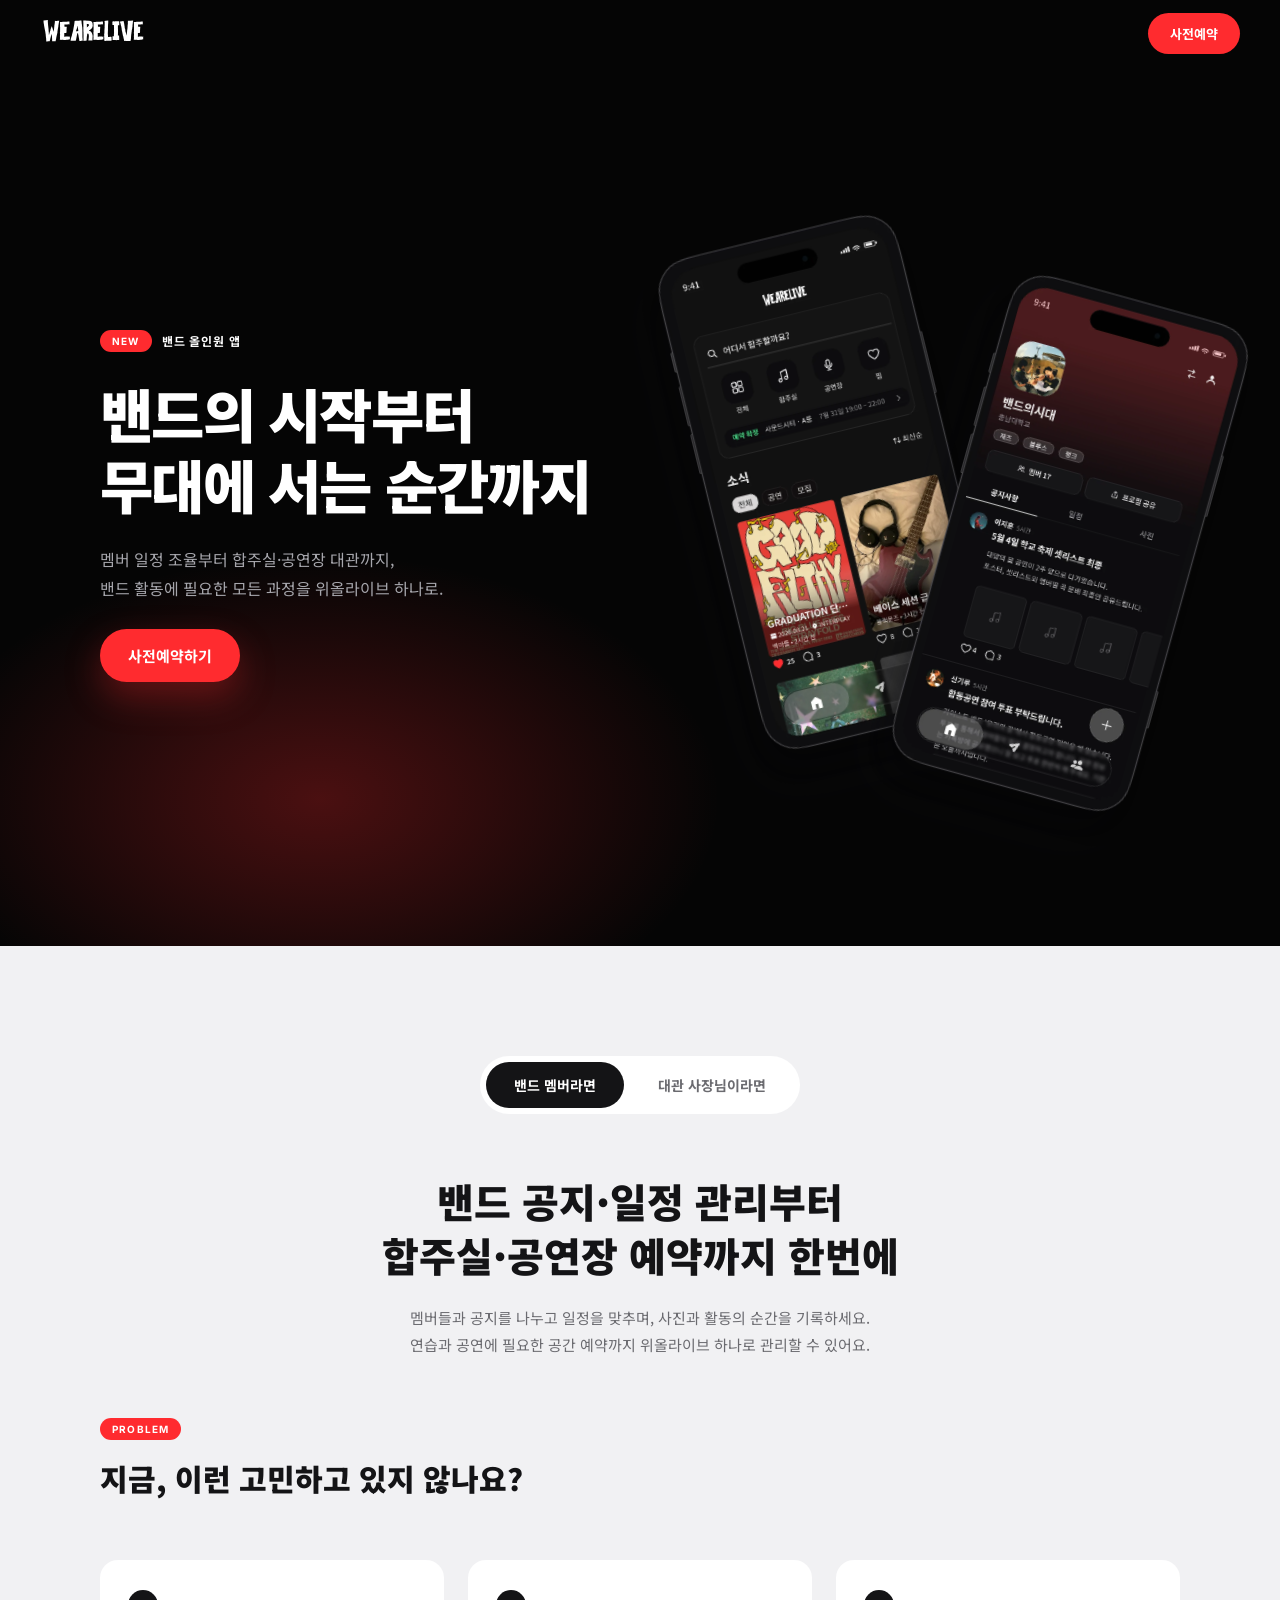
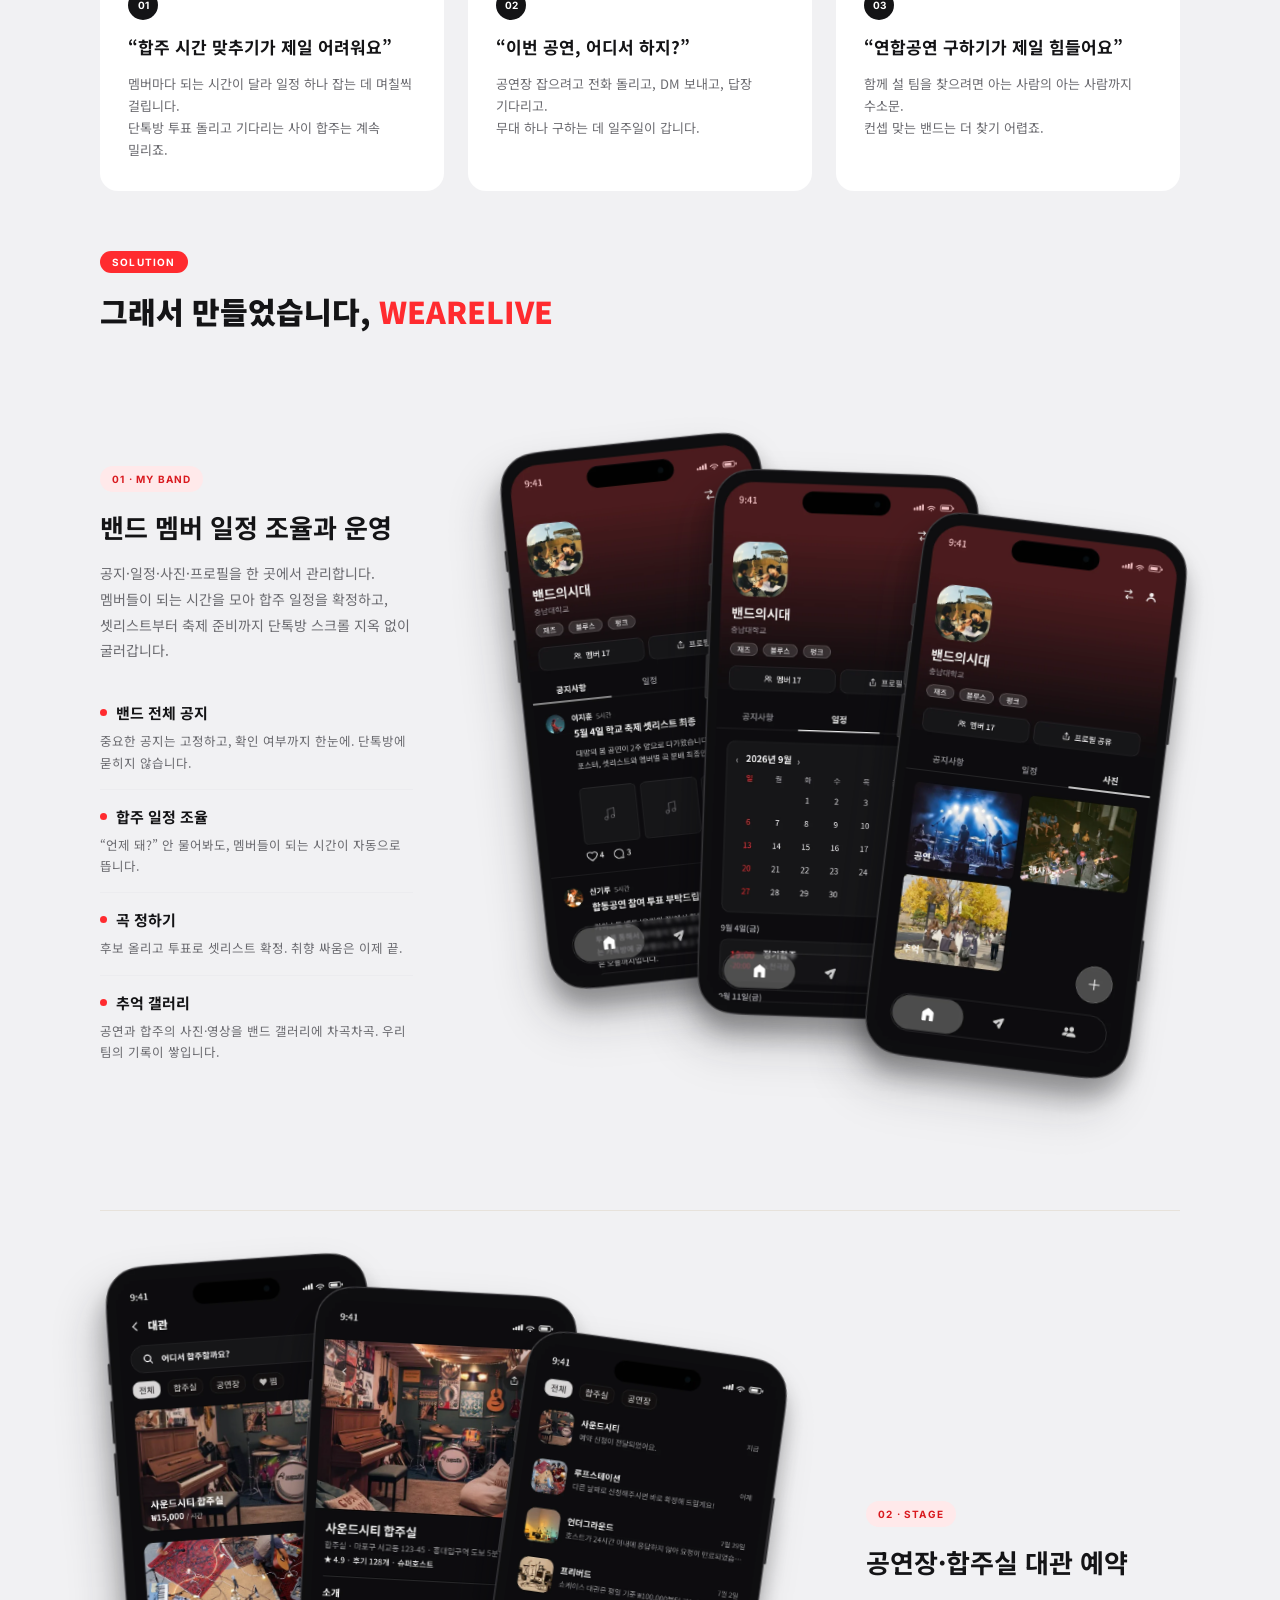
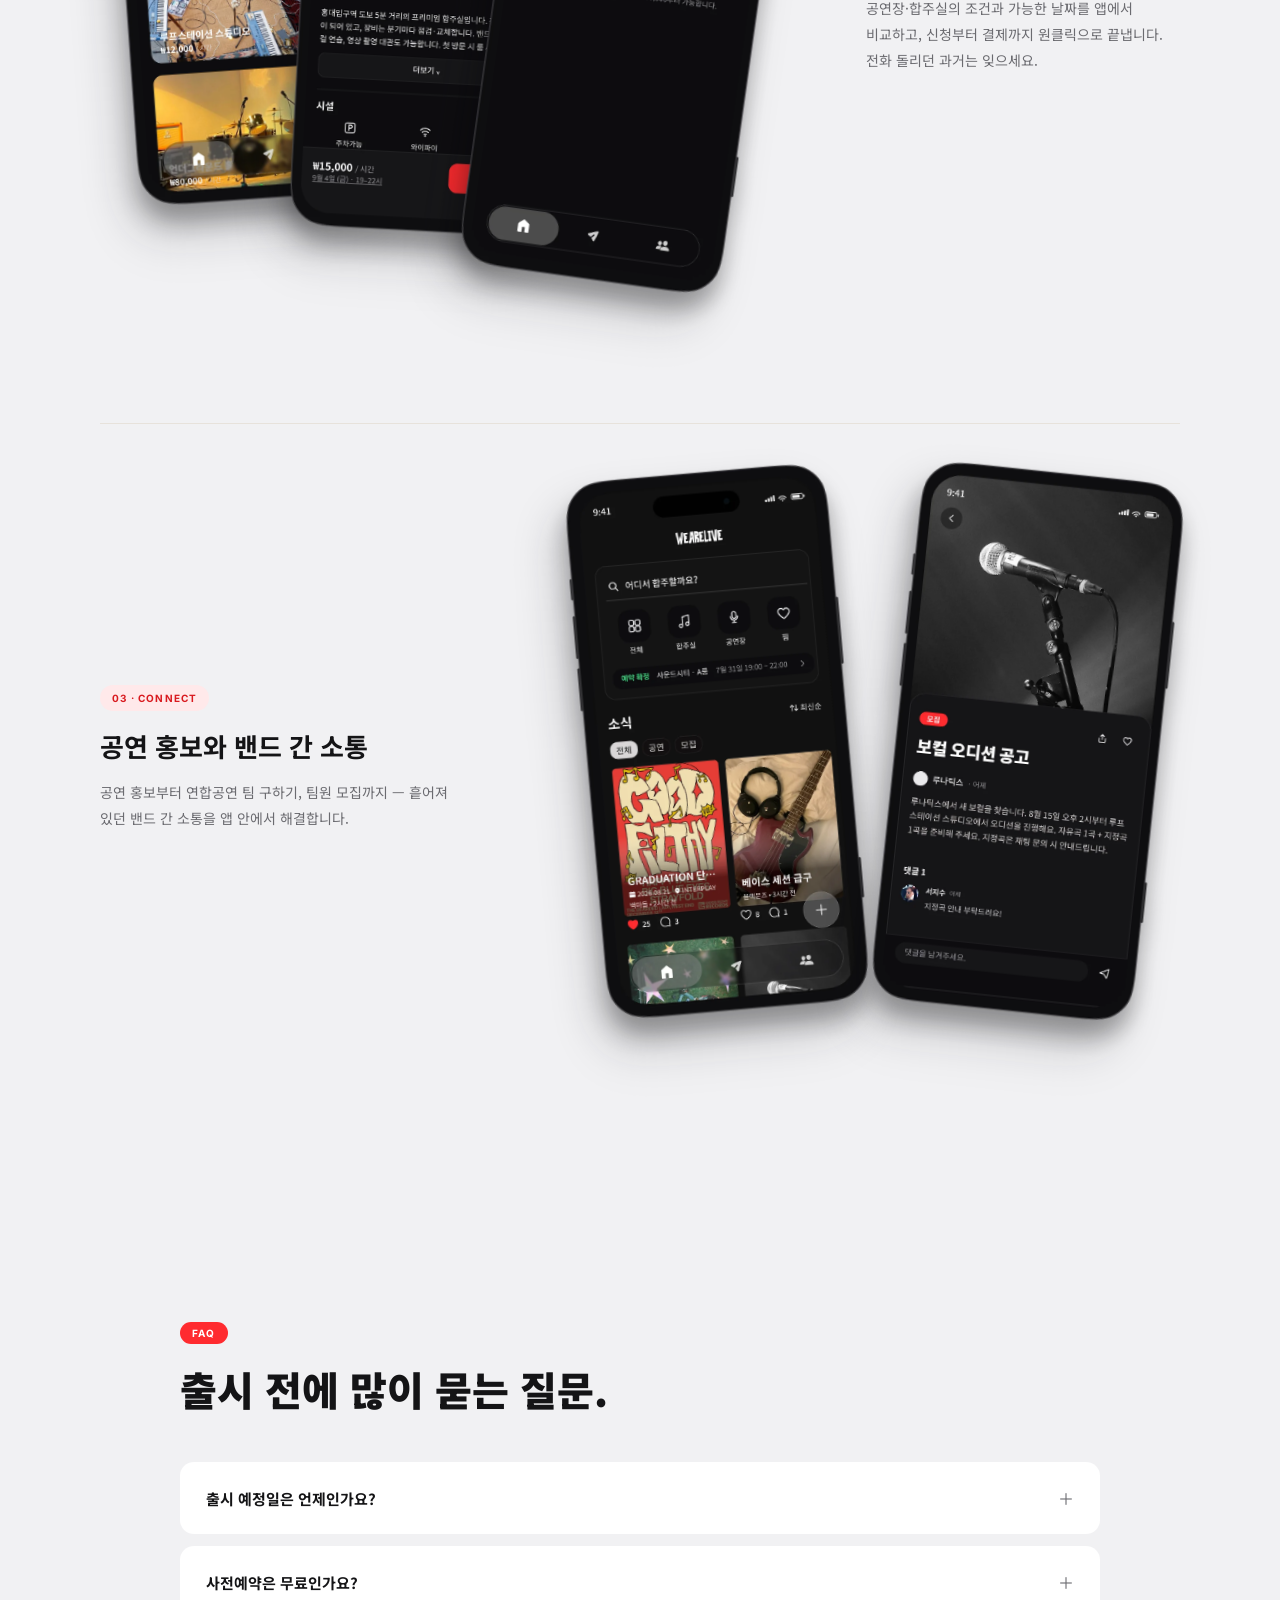
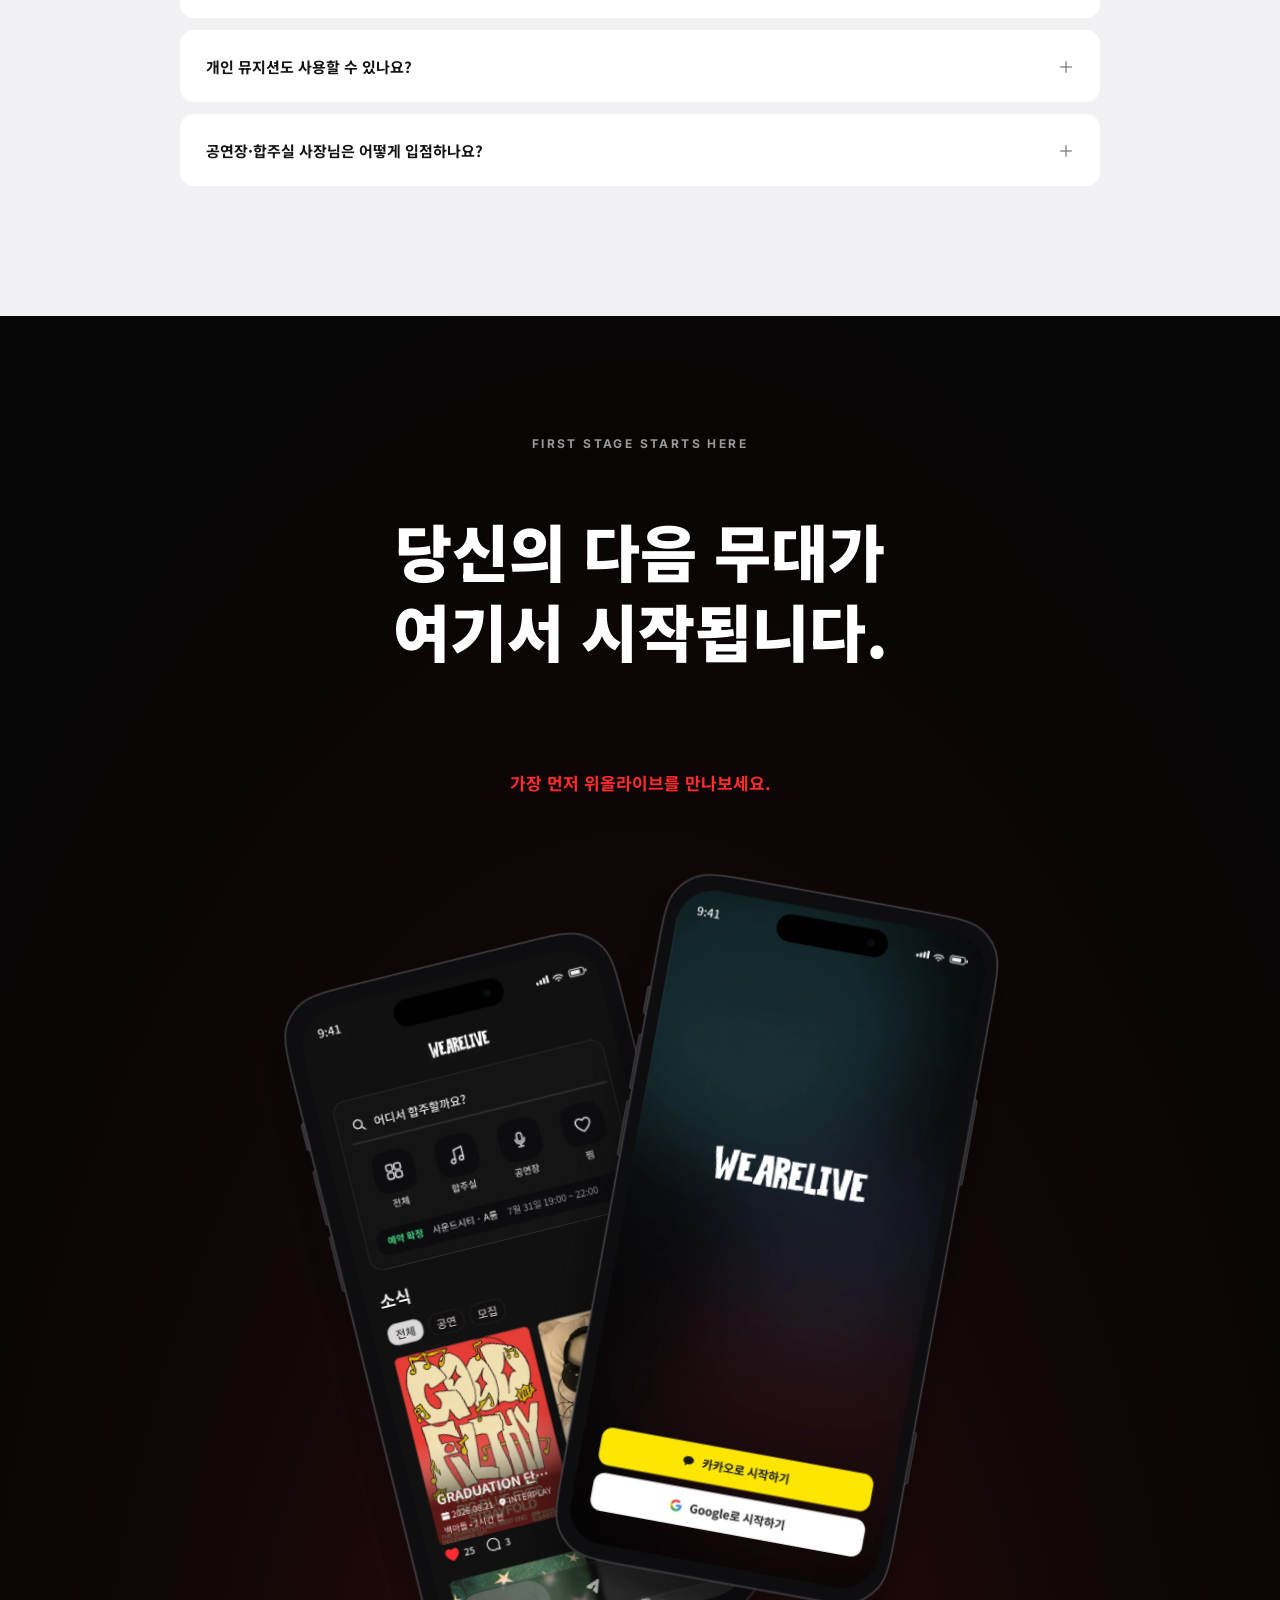
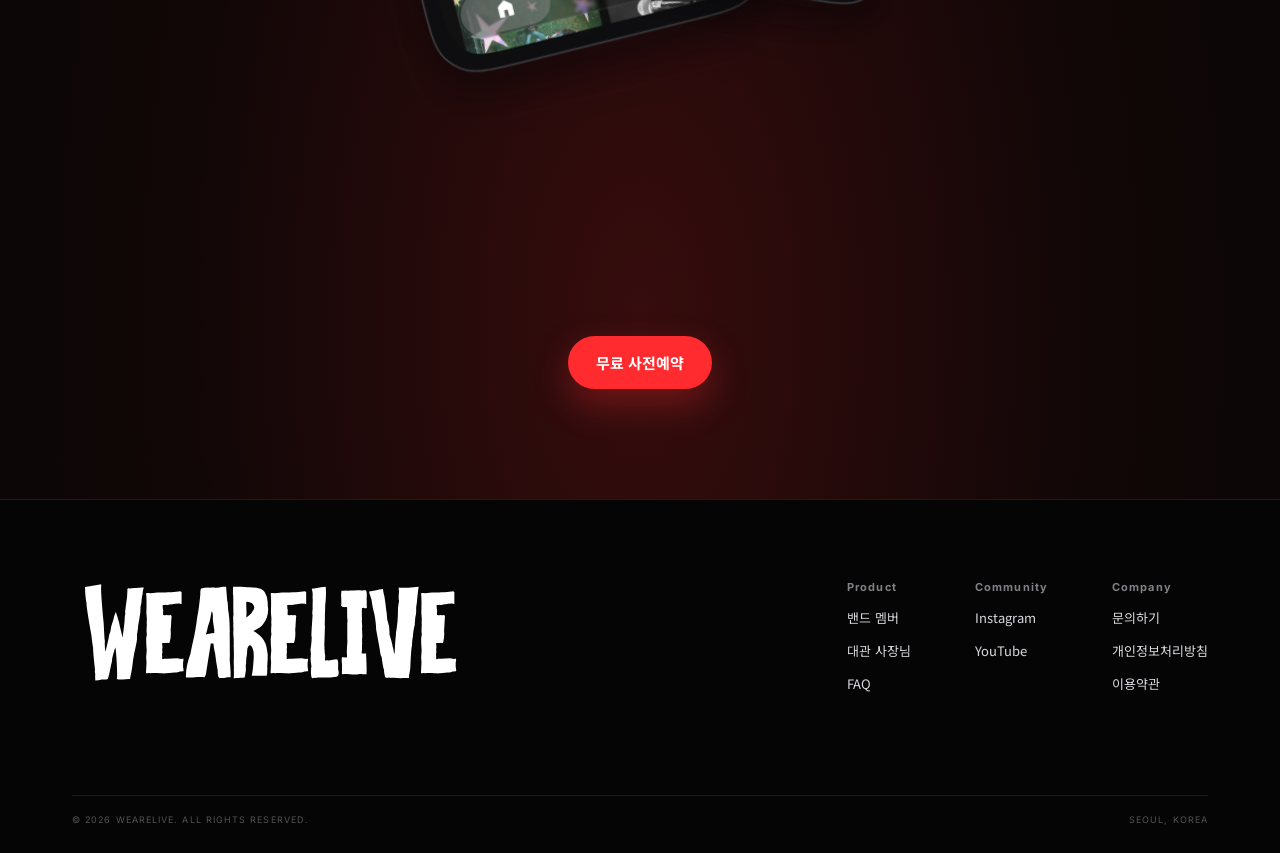
<file: index.html>
<!DOCTYPE html>
<!-- Figma "01 랜딩 – 밴드 탭" (node 102:819) — 밴드 멤버(일반 유저) 랜딩. 사장님 페이지(owner.html)와 자산·폼을 공유하지 않습니다. -->
<html lang="ko">
<head>
  <meta charset="UTF-8">
  <meta name="viewport" content="width=device-width, initial-scale=1.0">
  <link rel="icon" type="image/svg+xml" href="assets/shared/logo.svg">
  <link rel="preconnect" href="https://fonts.googleapis.com">
  <link rel="preconnect" href="https://fonts.gstatic.com" crossorigin>
  <link rel="stylesheet" href="https://fonts.googleapis.com/css2?family=Inter:wght@400;700;800&family=Noto+Sans+KR:wght@400;700;900&display=swap">
  <link rel="stylesheet" href="css/landing.css">
  <script src="js/landing.js" defer></script>
  <title>WEARELIVE — 밴드의 시작부터 무대에 서는 순간까지</title>
  <meta name="description" content="밴드 멤버 일정 조율부터 합주실·공연장 대관까지, 밴드 활동에 필요한 모든 과정을 위올라이브 하나로.">
</head>
<body class="landing landing--band">
  <header class="site-header">
    <a href="index.html" class="site-header__logo" aria-label="WEARELIVE 홈">
      <img src="assets/shared/logo.svg" alt="WEARELIVE" width="107" height="28">
    </a>
    <a class="red-button red-button--sm" href="https://docs.google.com/forms/d/1k9AXAFiB6ekKuRddNuYwUhi_EzoPl2kFMu6Gv_m4BY8/viewform?edit_requested=true">사전예약</a>
  </header>
  <main>
    <section class="hero">
      <div class="hero__inner">
        <div class="hero__copy">
          <div class="hero__eyebrow">
            <span class="pill pill--solid">NEW</span>
            <span>밴드 올인원 앱</span>
          </div>
          <h1 class="hero__title">
            <span>밴드의 시작부터</span><span>무대에 서는 순간까지</span>
          </h1>
          <p class="hero__desc">
            <span>멤버 일정 조율부터 합주실·공연장 대관까지,</span><span>밴드 활동에 필요한 모든 과정을 위올라이브 하나로.</span>
          </p>
          <a class="red-button red-button--md" href="https://docs.google.com/forms/d/1k9AXAFiB6ekKuRddNuYwUhi_EzoPl2kFMu6Gv_m4BY8/viewform?edit_requested=true">사전예약하기</a>
        </div>
        <div class="hero__visual">
          <div class="phone-collage" style="width:647.31px;aspect-ratio:647.31 / 659">
            <div class="phone-collage__box" style="left:0%;top:0%;width:63.055%;height:90.344%">
              <div class="phone-collage__phone" style="width:70.47%;height:91.14%;transform:rotate(-13.73deg)">
                <img class="phone-shot" src="assets/band/phone-home.webp" alt="위올라이브 홈 화면" decoding="async" loading="eager">
              </div>
            </div>
            <div class="phone-collage__box" style="left:34.694%;top:8.869%;width:65.306%;height:91.13%">
              <div class="phone-collage__phone" style="width:68.133%;height:90.475%;transform:rotate(15.5deg)">
                <img class="phone-shot" src="assets/band/phone-band-notice.webp" alt="밴드 공지사항 화면" decoding="async" loading="eager">
              </div>
            </div>
          </div>
        </div>
      </div>
    </section>
    <section class="audience" aria-label="밴드 멤버를 위한 기능">
      <nav class="audience-switch" aria-label="대상 선택">
        <span class="audience-switch__tab is-active" aria-current="page">밴드 멤버라면</span>
        <a href="owner.html" class="audience-switch__tab">대관 사장님이라면</a>
      </nav>
      <div class="panel-hero">
        <h2 class="panel-hero__title">
          <span>밴드 공지·일정 관리부터</span><span>합주실·공연장 예약까지 한번에</span>
        </h2>
        <p class="panel-hero__desc">
          <span>멤버들과 공지를 나누고 일정을 맞추며, 사진과 활동의 순간을 기록하세요.</span><span>연습과 공연에 필요한 공간 예약까지 위올라이브 하나로 관리할 수 있어요.</span>
        </p>
      </div>
      <div class="section-head">
        <span class="pill pill--solid">PROBLEM</span>
        <h2 class="section-head__title">지금, 이런 고민하고 있지 않나요?</h2>
      </div>
      <ol class="problem-grid">
        <li class="problem-card">
          <span class="problem-card__num">01</span>
          <h3 class="problem-card__title">“합주 시간 맞추기가 제일 어려워요”</h3>
          <p class="problem-card__body">
            <span>멤버마다 되는 시간이 달라 일정 하나 잡는 데 며칠씩 걸립니다.</span><span>단톡방 투표 돌리고 기다리는 사이 합주는 계속 밀리죠.</span>
          </p>
        </li>
        <li class="problem-card">
          <span class="problem-card__num">02</span>
          <h3 class="problem-card__title">“이번 공연, 어디서 하지?”</h3>
          <p class="problem-card__body">
            <span>공연장 잡으려고 전화 돌리고, DM 보내고, 답장 기다리고.</span><span>무대 하나 구하는 데 일주일이 갑니다.</span>
          </p>
        </li>
        <li class="problem-card">
          <span class="problem-card__num">03</span>
          <h3 class="problem-card__title">“연합공연 구하기가 제일 힘들어요”</h3>
          <p class="problem-card__body">
            <span>함께 설 팀을 찾으려면 아는 사람의 아는 사람까지 수소문.</span><span>컨셉 맞는 밴드는 더 찾기 어렵죠.</span>
          </p>
        </li>
      </ol>
      <div class="section-head">
        <span class="pill pill--solid">SOLUTION</span>
        <h2 class="section-head__title">그래서 만들었습니다, <em>WEARELIVE</em></h2>
      </div>
      <div class="solution-rows">
        <div class="solution-row solution-row--visual-right">
          <div class="solution-row__text">
            <div class="solution-intro">
              <span class="pill pill--tint">01 · MY BAND</span>
              <h3 class="solution-intro__title">밴드 멤버 일정 조율과 운영</h3>
              <p class="solution-intro__desc">
                <span>공지·일정·사진·프로필을 한 곳에서 관리합니다. 멤버들이 되는 시간을 모아 합주 일정을</span><span>확정하고, 셋리스트부터 축제 준비까지 단톡방 스크롤 지옥 없이 굴러갑니다.</span>
              </p>
            </div>
            <ul class="feature-list">
              <li class="feature-list__item">
                <span class="feature-list__title">
                  <img src="assets/shared/bullet-dot.svg" alt="" width="7" height="7">
                  밴드 전체 공지
                </span>
                <span class="feature-list__body">중요한 공지는 고정하고, 확인 여부까지 한눈에. 단톡방에 묻히지 않습니다.</span>
              </li>
              <li class="feature-list__item">
                <span class="feature-list__title">
                  <img src="assets/shared/bullet-dot.svg" alt="" width="7" height="7">
                  합주 일정 조율
                </span>
                <span class="feature-list__body">“언제 돼?” 안 물어봐도, 멤버들이 되는 시간이 자동으로 뜹니다.</span>
              </li>
              <li class="feature-list__item">
                <span class="feature-list__title">
                  <img src="assets/shared/bullet-dot.svg" alt="" width="7" height="7">
                  곡 정하기
                </span>
                <span class="feature-list__body">후보 올리고 투표로 셋리스트 확정. 취향 싸움은 이제 끝.</span>
              </li>
              <li class="feature-list__item">
                <span class="feature-list__title">
                  <img src="assets/shared/bullet-dot.svg" alt="" width="7" height="7">
                  추억 갤러리
                </span>
                <span class="feature-list__body">공연과 합주의 사진·영상을 밴드 갤러리에 차곡차곡. 우리 팀의 기록이 쌓입니다.</span>
              </li>
            </ul>
          </div>
          <div class="solution-row__visual">
            <div class="phone-collage" style="width:677px;aspect-ratio:677 / 669">
              <div class="phone-collage__box" style="left:0%;top:0%;width:45.495%;height:86.846%">
                <div class="phone-collage__phone" style="width:100%;height:100%;transform:rotate(-6deg)">
                  <img class="phone-shot" src="assets/band/phone-band-notice.webp" alt="밴드 공지사항 화면" decoding="async" loading="lazy">
                </div>
              </div>
              <div class="phone-collage__box" style="left:26.44%;top:4.634%;width:45.938%;height:87.892%">
                <div class="phone-collage__phone" style="width:100%;height:100%;transform:rotate(2deg)">
                  <img class="phone-shot" src="assets/band/phone-band-schedule.webp" alt="밴드 일정 캘린더 화면" decoding="async" loading="lazy">
                </div>
              </div>
              <div class="phone-collage__box" style="left:53.914%;top:12.257%;width:46.086%;height:87.743%">
                <div class="phone-collage__phone" style="width:100%;height:100%;transform:rotate(7deg)">
                  <img class="phone-shot" src="assets/band/phone-band-photos.webp" alt="밴드 사진 갤러리 화면" decoding="async" loading="lazy">
                </div>
              </div>
            </div>
          </div>
        </div>
        <div class="solution-row solution-row--visual-left">
          <div class="solution-row__text">
            <div class="solution-intro">
              <span class="pill pill--tint">02 · STAGE</span>
              <h3 class="solution-intro__title">공연장·합주실 대관 예약</h3>
              <p class="solution-intro__desc">
                <span>공연장·합주실의 조건과 가능한 날짜를 앱에서 비교하고, 신청부터 결제까지 원클릭으로 끝냅니다.</span><span>전화 돌리던 과거는 잊으세요.</span>
              </p>
            </div>
          </div>
          <div class="solution-row__visual">
            <div class="phone-collage" style="width:676px;aspect-ratio:676 / 664">
              <div class="phone-collage__box" style="left:0%;top:0%;width:45.562%;height:87.5%">
                <div class="phone-collage__phone" style="width:100%;height:100%;transform:rotate(-4deg)">
                  <img class="phone-shot" src="assets/band/phone-rental-list.webp" alt="합주실·공연장 대관 목록 화면" decoding="async" loading="lazy">
                </div>
              </div>
              <div class="phone-collage__box" style="left:26.479%;top:4.97%;width:45.562%;height:87.349%">
                <div class="phone-collage__phone" style="width:100%;height:100%;transform:rotate(3deg)">
                  <img class="phone-shot" src="assets/band/phone-rental-detail.webp" alt="합주실 상세 및 예약 화면" decoding="async" loading="lazy">
                </div>
              </div>
              <div class="phone-collage__box" style="left:54.438%;top:12.5%;width:45.562%;height:87.5%">
                <div class="phone-collage__phone" style="width:100%;height:100%;transform:rotate(8deg)">
                  <img class="phone-shot" src="assets/band/phone-chat-list.webp" alt="대관 채팅 목록 화면" decoding="async" loading="lazy">
                </div>
              </div>
            </div>
          </div>
        </div>
        <div class="solution-row solution-row--visual-right">
          <div class="solution-row__text">
            <div class="solution-intro">
              <span class="pill pill--tint">03 · CONNECT</span>
              <h3 class="solution-intro__title">공연 홍보와 밴드 간 소통</h3>
              <p class="solution-intro__desc">
                <span>공연 홍보부터 연합공연 팀 구하기, 팀원 모집까지 —</span><span>흩어져 있던 밴드 간 소통을 앱 안에서 해결합니다.</span>
              </p>
            </div>
          </div>
          <div class="solution-row__visual">
            <div class="phone-collage" style="width:615px;aspect-ratio:615 / 580">
              <div class="phone-collage__box" style="left:0%;top:0%;width:49.919%;height:100%">
                <div class="phone-collage__phone" style="width:100%;height:100%;transform:rotate(-5deg)">
                  <img class="phone-shot" src="assets/band/phone-home.webp" alt="공연·모집 소식 피드 화면" decoding="async" loading="lazy">
                </div>
              </div>
              <div class="phone-collage__box" style="left:49.919%;top:0%;width:50.081%;height:100%">
                <div class="phone-collage__phone" style="width:100%;height:100%;transform:rotate(6deg)">
                  <img class="phone-shot" src="assets/band/phone-audition.webp" alt="보컬 오디션 공고 화면" decoding="async" loading="lazy">
                </div>
              </div>
            </div>
          </div>
        </div>
      </div>
    </section>
    <section class="faq" id="faq">
      <div class="faq__inner">
        <div class="faq__head">
          <span class="pill pill--solid">FAQ</span>
          <h2 class="faq__title">출시 전에 많이 묻는 질문.</h2>
        </div>
        <ul class="faq__list">
          <li>
            <details class="faq-item" name="faq">
              <summary class="faq-item__q">
                <span>출시 예정일은 언제인가요?</span>
                <span class="faq-item__icon" aria-hidden="true">＋</span>
              </summary>
              <div class="faq-item__a"><p>정확한 출시일은 확정되는 대로 사전예약자분들께 이메일로 가장 먼저 안내해 드립니다.</p></div>
            </details>
          </li>
          <li>
            <details class="faq-item" name="faq">
              <summary class="faq-item__q">
                <span>사전예약은 무료인가요?</span>
                <span class="faq-item__icon" aria-hidden="true">＋</span>
              </summary>
              <div class="faq-item__a"><p>네, 사전예약은 완전히 무료입니다. 사전예약자에게는 비공개 베타 초대 소식을 먼저 보내드려요.</p></div>
            </details>
          </li>
          <li>
            <details class="faq-item" name="faq">
              <summary class="faq-item__q">
                <span>개인 뮤지션도 사용할 수 있나요?</span>
                <span class="faq-item__icon" aria-hidden="true">＋</span>
              </summary>
              <div class="faq-item__a"><p>물론입니다. 팀 없이도 합주실·공연장 예약과 팀원 모집 게시판을 이용할 수 있어요.</p></div>
            </details>
          </li>
          <li>
            <details class="faq-item" name="faq">
              <summary class="faq-item__q">
                <span>공연장·합주실 사장님은 어떻게 입점하나요?</span>
                <span class="faq-item__icon" aria-hidden="true">＋</span>
              </summary>
              <div class="faq-item__a"><p>‘대관 사장님이라면’ 탭에서 사장님 전용 사전예약을 남겨주시면 입점 절차를 따로 안내해 드립니다.</p></div>
            </details>
          </li>
        </ul>
      </div>
    </section>
    <section class="final-cta">
      <p class="final-cta__kicker">FIRST STAGE STARTS HERE</p>
      <h2 class="final-cta__title">
        <span>당신의 다음 무대가</span>
        <span>여기서 시작됩니다.</span>
      </h2>
      <p class="final-cta__sub">가장 먼저 위올라이브를 만나보세요.</p>
      <div class="final-cta__visual">
        <div class="phone-collage" style="width:792.2px;aspect-ratio:792.2 / 880.66">
          <div class="phone-collage__box" style="left:0%;top:6.317%;width:71.73%;height:93.683%">
            <div class="phone-collage__phone" style="width:70.216%;height:91.027%;transform:rotate(-13.95deg)">
              <img class="phone-shot" src="assets/band/phone-home.webp" alt="위올라이브 홈 화면" decoding="async" loading="lazy">
            </div>
          </div>
          <div class="phone-collage__box" style="left:33.552%;top:0%;width:66.448%;height:92.007%">
            <div class="phone-collage__phone" style="width:75.608%;height:92.686%;transform:rotate(10.35deg)">
              <img class="phone-shot" src="assets/band/phone-login.webp" alt="위올라이브 로그인 화면" decoding="async" loading="lazy">
            </div>
          </div>
        </div>
      </div>
      <a class="red-button red-button--md" href="https://docs.google.com/forms/d/1k9AXAFiB6ekKuRddNuYwUhi_EzoPl2kFMu6Gv_m4BY8/viewform?edit_requested=true">무료 사전예약</a>
    </section>
  </main>
  <footer class="site-footer">
    <div class="site-footer__top">
      <img class="site-footer__logo" src="assets/shared/logo.svg" alt="WEARELIVE" width="398" height="104">
      <nav class="site-footer__cols" aria-label="푸터">
        <div class="site-footer__col">
          <p class="site-footer__label">Product</p>
          <a href="index.html">밴드 멤버</a>
          <a href="owner.html">대관 사장님</a>
          <a href="#faq">FAQ</a>
        </div>
        <div class="site-footer__col">
          <p class="site-footer__label">Community</p>
          <a href="#">Instagram</a>
          <a href="#">YouTube</a>
        </div>
        <div class="site-footer__col">
          <p class="site-footer__label">Company</p>
          <a href="#">문의하기</a>
          <a href="#">개인정보처리방침</a>
          <a href="#">이용약관</a>
        </div>
      </nav>
    </div>
    <div class="site-footer__bottom">
      <p>© 2026 WEARELIVE. ALL RIGHTS RESERVED.</p>
      <p>SEOUL, KOREA</p>
    </div>
  </footer>
  <button type="button" class="top-button" data-top-button aria-label="맨 위로" tabindex="-1">
    <span class="top-button__arrow" aria-hidden="true">↑</span>
    <span class="top-button__label" aria-hidden="true">TOP</span>
  </button>
</body>
</html>
</file>
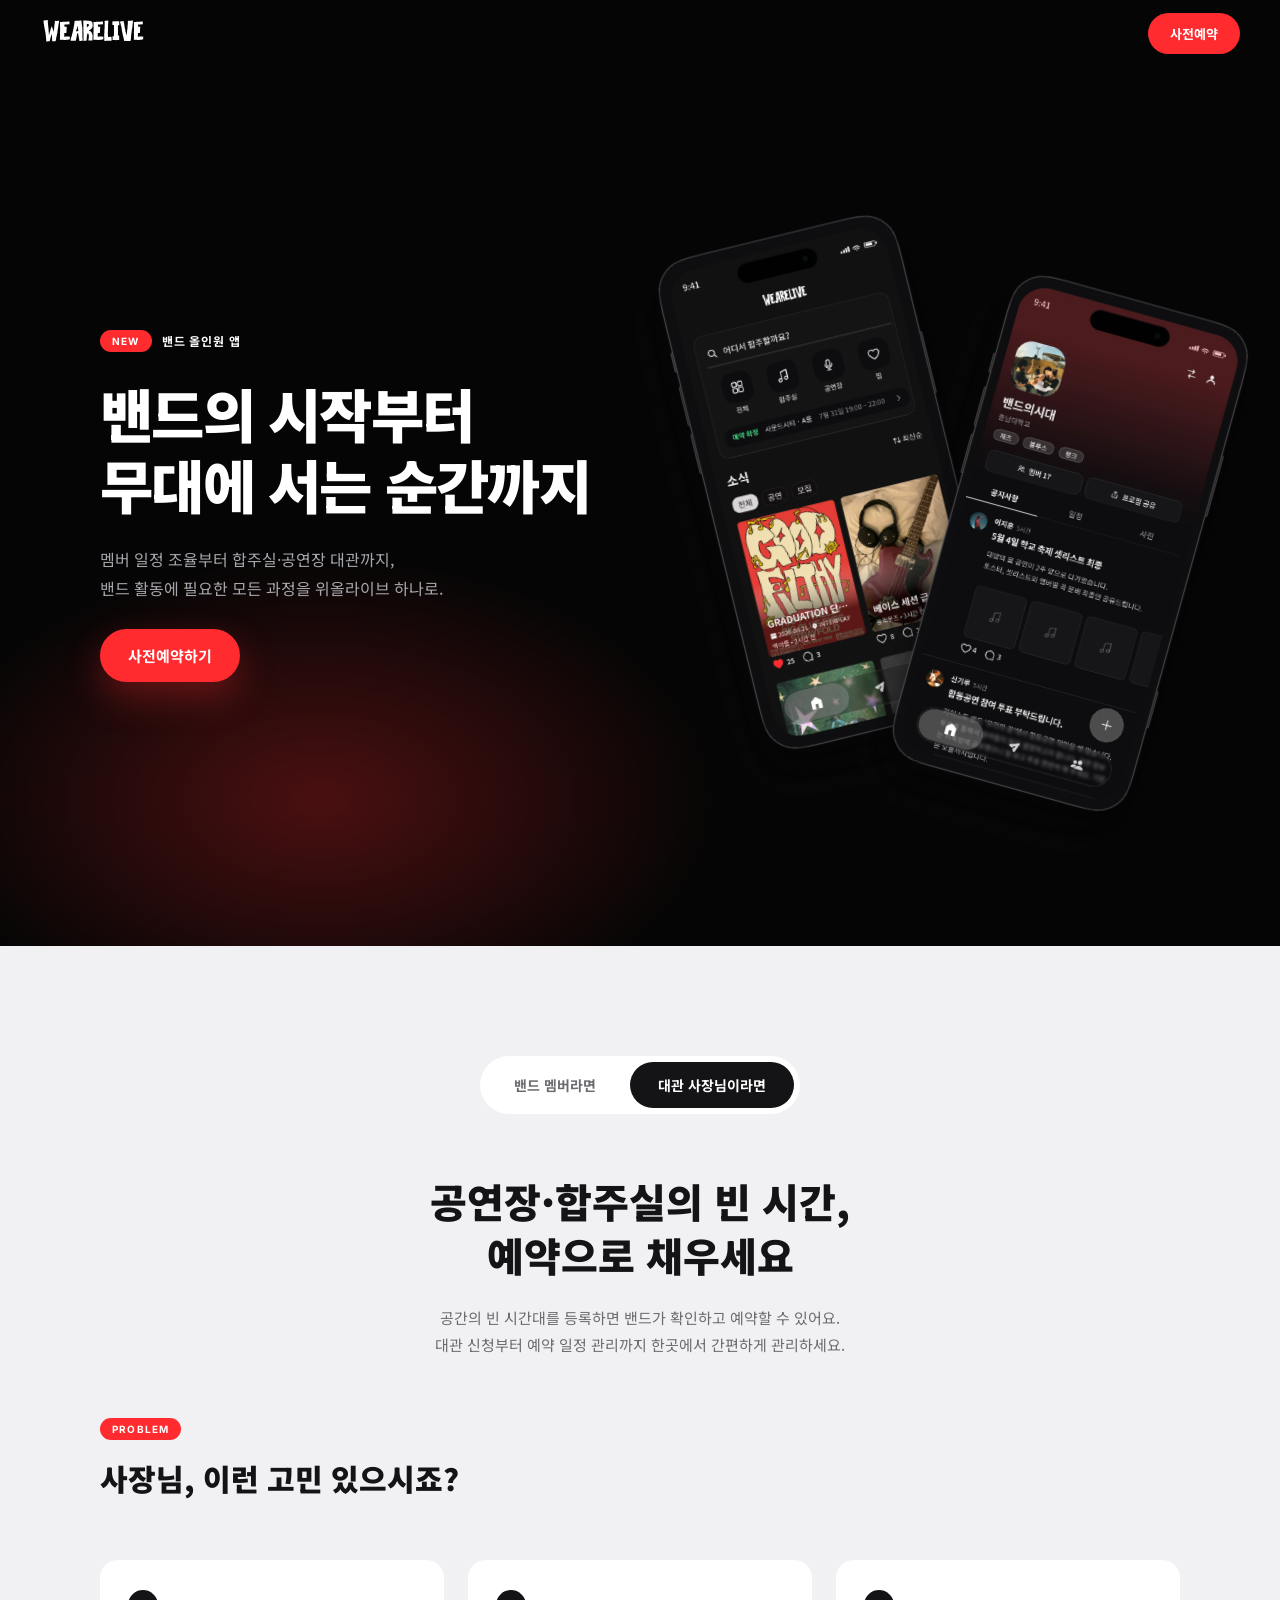
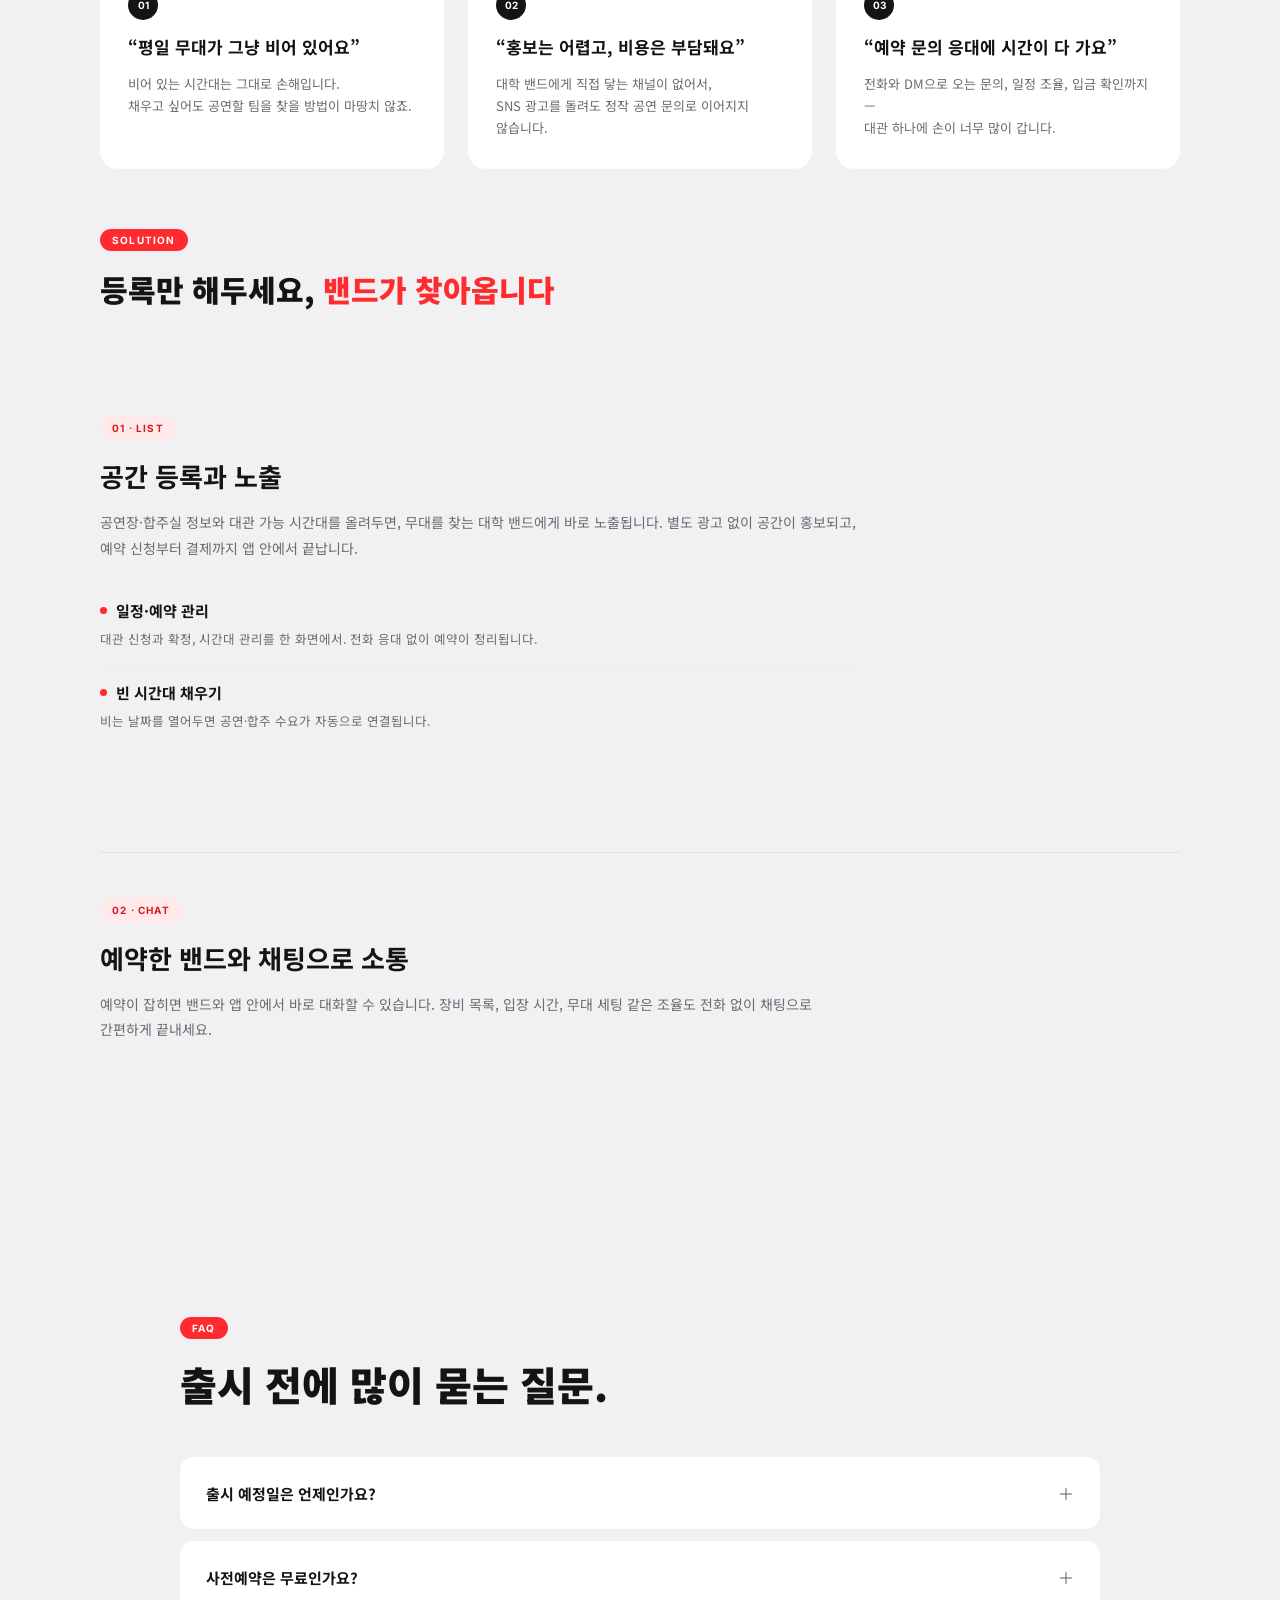
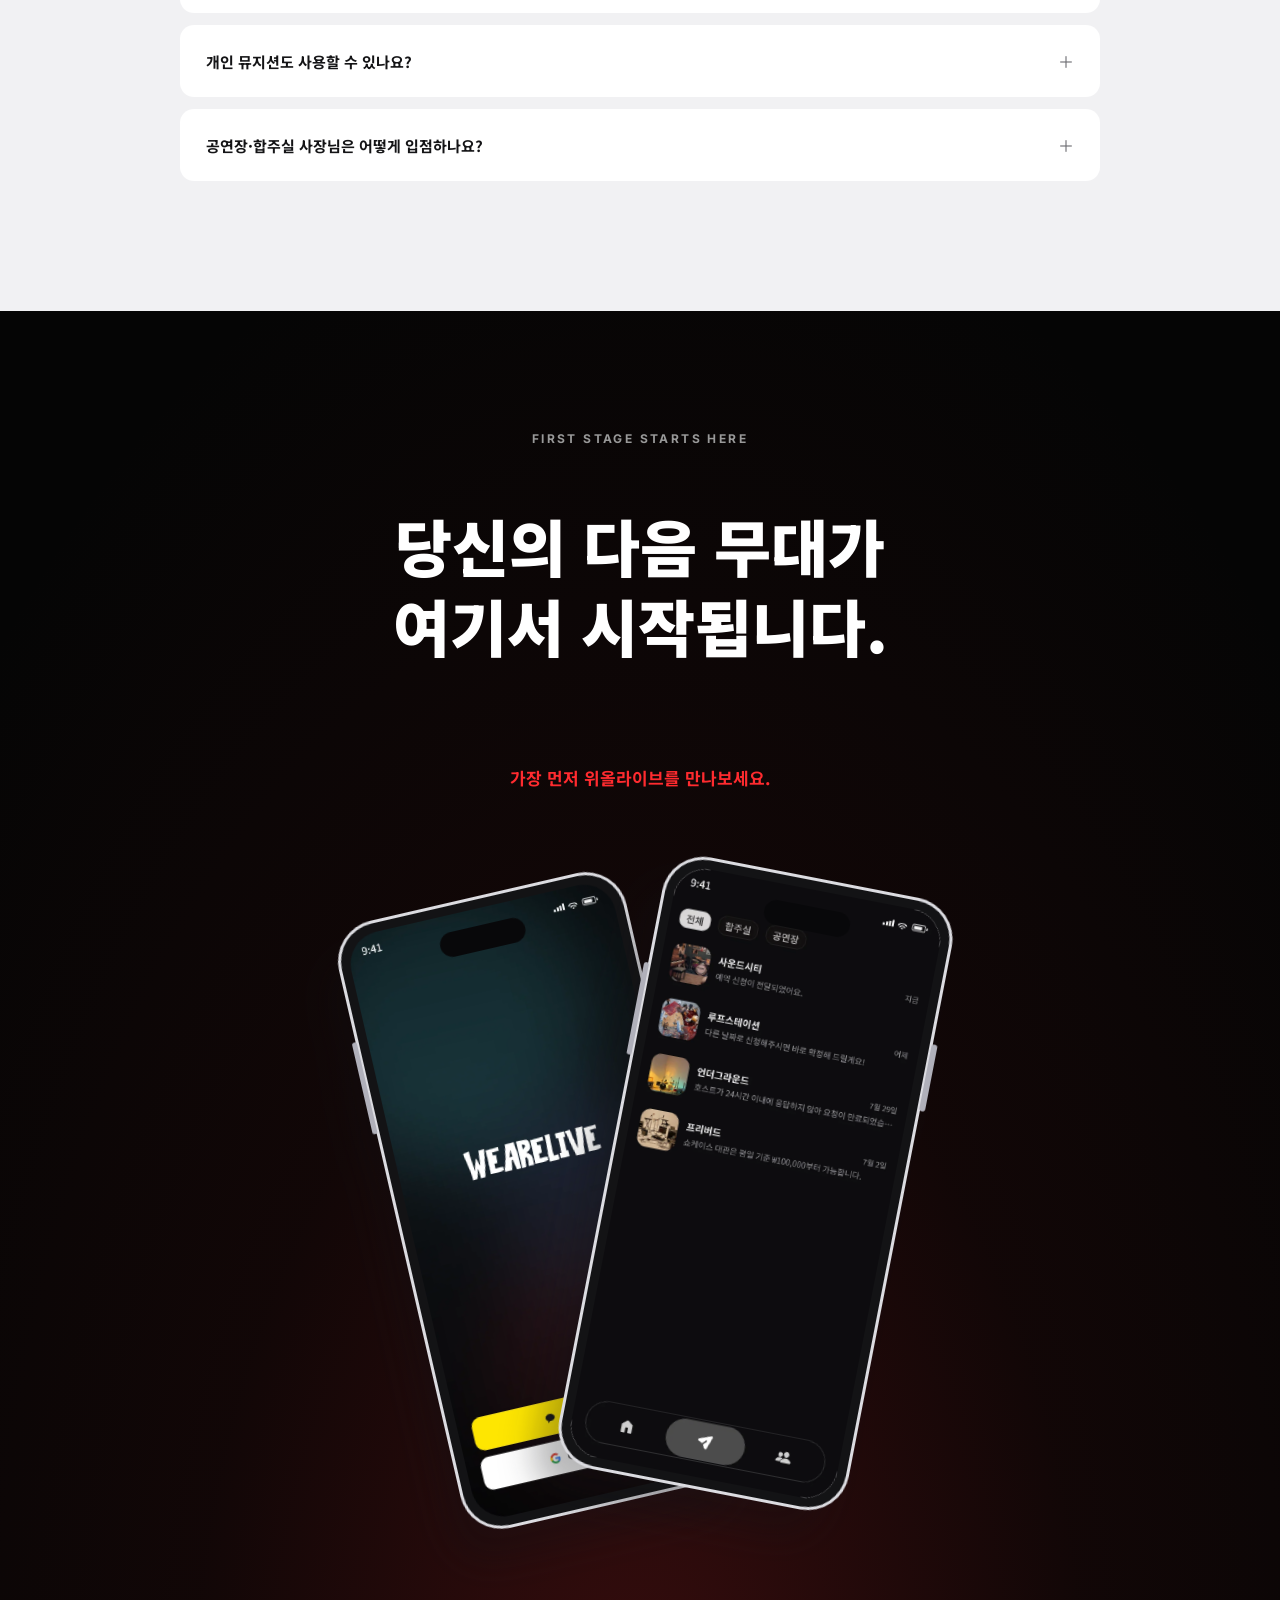
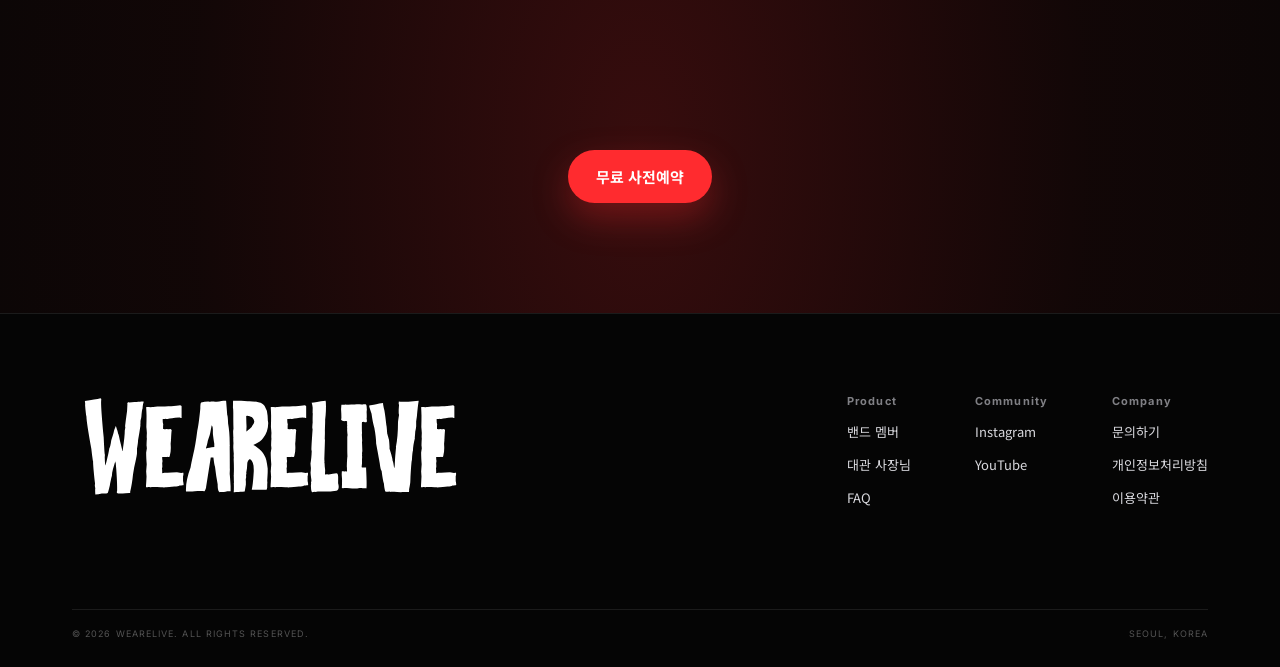
<file: owner.html>
<!DOCTYPE html>
<!-- Figma "02 랜딩 – 사장님 탭" (node 102:952) — 대관 사장님 랜딩. 밴드 페이지(index.html)와 자산·폼을 공유하지 않습니다. -->
<html lang="ko">
<head>
  <meta charset="UTF-8">
  <meta name="viewport" content="width=device-width, initial-scale=1.0">
  <link rel="icon" type="image/svg+xml" href="assets/shared/logo.svg">
  <link rel="preconnect" href="https://fonts.googleapis.com">
  <link rel="preconnect" href="https://fonts.gstatic.com" crossorigin>
  <link rel="stylesheet" href="https://fonts.googleapis.com/css2?family=Inter:wght@400;700;800&family=Noto+Sans+KR:wght@400;700;900&display=swap">
  <link rel="stylesheet" href="css/landing.css">
  <script src="js/landing.js" defer></script>
  <title>WEARELIVE 사장님 — 공연장·합주실의 빈 시간, 예약으로 채우세요</title>
  <meta name="description" content="공간의 빈 시간대를 등록하면 밴드가 확인하고 예약할 수 있어요. 대관 신청부터 예약 일정 관리까지 위올라이브에서.">
</head>
<body class="landing landing--owner">
  <header class="site-header">
    <a href="owner.html" class="site-header__logo" aria-label="WEARELIVE 홈">
      <img src="assets/shared/logo.svg" alt="WEARELIVE" width="107" height="28">
    </a>
    <a class="red-button red-button--sm" href="https://docs.google.com/forms/d/1S69UsyIjmmL6baxdhBonj4veTa6yZE4fCjFLa_l6gJY/viewform?edit_requested=true">사전예약</a>
  </header>
  <main>
    <section class="hero">
      <div class="hero__inner">
        <div class="hero__copy">
          <div class="hero__eyebrow">
            <span class="pill pill--solid">NEW</span>
            <span>밴드 올인원 앱</span>
          </div>
          <h1 class="hero__title">
            <span>밴드의 시작부터</span><span>무대에 서는 순간까지</span>
          </h1>
          <p class="hero__desc">
            <span>멤버 일정 조율부터 합주실·공연장 대관까지,</span><span>밴드 활동에 필요한 모든 과정을 위올라이브 하나로.</span>
          </p>
          <a class="red-button red-button--md" href="https://docs.google.com/forms/d/1S69UsyIjmmL6baxdhBonj4veTa6yZE4fCjFLa_l6gJY/viewform?edit_requested=true">사전예약하기</a>
        </div>
        <div class="hero__visual">
          <div class="phone-collage" style="width:647.31px;aspect-ratio:647.31 / 659">
            <div class="phone-collage__box" style="left:0%;top:0%;width:63.055%;height:90.344%">
              <div class="phone-collage__phone" style="width:70.47%;height:91.14%;transform:rotate(-13.73deg)">
                <img class="phone-shot" src="assets/owner/phone-home.webp" alt="위올라이브 홈 화면" decoding="async" loading="eager">
              </div>
            </div>
            <div class="phone-collage__box" style="left:34.694%;top:8.869%;width:65.306%;height:91.13%">
              <div class="phone-collage__phone" style="width:68.133%;height:90.475%;transform:rotate(15.5deg)">
                <img class="phone-shot" src="assets/owner/phone-band-notice.webp" alt="밴드 공지사항 화면" decoding="async" loading="eager">
              </div>
            </div>
          </div>
        </div>
      </div>
    </section>
    <section class="audience" aria-label="대관 사장님을 위한 기능">
      <nav class="audience-switch" aria-label="대상 선택">
        <a href="index.html" class="audience-switch__tab">밴드 멤버라면</a>
        <span class="audience-switch__tab is-active" aria-current="page">대관 사장님이라면</span>
      </nav>
      <div class="panel-hero">
        <h2 class="panel-hero__title">
          <span>공연장·합주실의 빈 시간,</span><span>예약으로 채우세요</span>
        </h2>
        <p class="panel-hero__desc">
          <span>공간의 빈 시간대를 등록하면 밴드가 확인하고 예약할 수 있어요.</span><span>대관 신청부터 예약 일정 관리까지 한곳에서 간편하게 관리하세요.</span>
        </p>
      </div>
      <div class="section-head">
        <span class="pill pill--solid">PROBLEM</span>
        <h2 class="section-head__title">사장님, 이런 고민 있으시죠?</h2>
      </div>
      <ol class="problem-grid">
        <li class="problem-card">
          <span class="problem-card__num">01</span>
          <h3 class="problem-card__title">“평일 무대가 그냥 비어 있어요”</h3>
          <p class="problem-card__body">
            <span>비어 있는 시간대는 그대로 손해입니다.</span><span>채우고 싶어도 공연할 팀을 찾을 방법이 마땅치 않죠.</span>
          </p>
        </li>
        <li class="problem-card">
          <span class="problem-card__num">02</span>
          <h3 class="problem-card__title">“홍보는 어렵고, 비용은 부담돼요”</h3>
          <p class="problem-card__body">
            <span>대학 밴드에게 직접 닿는 채널이 없어서,</span><span>SNS 광고를 돌려도 정작 공연 문의로 이어지지 않습니다.</span>
          </p>
        </li>
        <li class="problem-card">
          <span class="problem-card__num">03</span>
          <h3 class="problem-card__title">“예약 문의 응대에 시간이 다 가요”</h3>
          <p class="problem-card__body">
            <span>전화와 DM으로 오는 문의, 일정 조율, 입금 확인까지 —</span><span>대관 하나에 손이 너무 많이 갑니다.</span>
          </p>
        </li>
      </ol>
      <div class="section-head">
        <span class="pill pill--solid">SOLUTION</span>
        <h2 class="section-head__title">등록만 해두세요, <em>밴드가 찾아옵니다</em></h2>
      </div>
      <div class="solution-rows">
        <div class="solution-row solution-row--text-only">
          <div class="solution-row__text">
            <div class="solution-intro">
              <span class="pill pill--tint">01 · LIST</span>
              <h3 class="solution-intro__title">공간 등록과 노출</h3>
              <p class="solution-intro__desc">
                <span>공연장·합주실 정보와 대관 가능 시간대를 올려두면, 무대를 찾는 대학 밴드에게 바로 노출됩니다.</span><span>별도 광고 없이 공간이 홍보되고, 예약 신청부터 결제까지 앱 안에서 끝납니다.</span>
              </p>
            </div>
            <ul class="feature-list">
              <li class="feature-list__item">
                <span class="feature-list__title">
                  <img src="assets/shared/bullet-dot.svg" alt="" width="7" height="7">
                  일정·예약 관리
                </span>
                <span class="feature-list__body">대관 신청과 확정, 시간대 관리를 한 화면에서. 전화 응대 없이 예약이 정리됩니다.</span>
              </li>
              <li class="feature-list__item">
                <span class="feature-list__title">
                  <img src="assets/shared/bullet-dot.svg" alt="" width="7" height="7">
                  빈 시간대 채우기
                </span>
                <span class="feature-list__body">비는 날짜를 열어두면 공연·합주 수요가 자동으로 연결됩니다.</span>
              </li>
            </ul>
          </div>
        </div>
        <div class="solution-row solution-row--text-only">
          <div class="solution-row__text">
            <div class="solution-intro">
              <span class="pill pill--tint">02 · CHAT</span>
              <h3 class="solution-intro__title">예약한 밴드와 채팅으로 소통</h3>
              <p class="solution-intro__desc">
                <span>예약이 잡히면 밴드와 앱 안에서 바로 대화할 수 있습니다.</span><span>장비 목록, 입장 시간, 무대 세팅 같은 조율도 전화 없이 채팅으로 간편하게 끝내세요.</span>
              </p>
            </div>
          </div>
        </div>
      </div>
    </section>
    <section class="faq" id="faq">
      <div class="faq__inner">
        <div class="faq__head">
          <span class="pill pill--solid">FAQ</span>
          <h2 class="faq__title">출시 전에 많이 묻는 질문.</h2>
        </div>
        <ul class="faq__list">
          <li>
            <details class="faq-item" name="faq">
              <summary class="faq-item__q">
                <span>출시 예정일은 언제인가요?</span>
                <span class="faq-item__icon" aria-hidden="true">＋</span>
              </summary>
              <div class="faq-item__a"><p>정확한 출시일은 확정되는 대로 사전예약하신 사장님께 이메일로 가장 먼저 안내해 드립니다.</p></div>
            </details>
          </li>
          <li>
            <details class="faq-item" name="faq">
              <summary class="faq-item__q">
                <span>사전예약은 무료인가요?</span>
                <span class="faq-item__icon" aria-hidden="true">＋</span>
              </summary>
              <div class="faq-item__a"><p>네, 사전예약과 공간 등록은 무료입니다. 정식 출시 후 수수료 정책은 사전예약자분들께 먼저 공유드려요.</p></div>
            </details>
          </li>
          <li>
            <details class="faq-item" name="faq">
              <summary class="faq-item__q">
                <span>개인 뮤지션도 사용할 수 있나요?</span>
                <span class="faq-item__icon" aria-hidden="true">＋</span>
              </summary>
              <div class="faq-item__a"><p>네. 밴드뿐 아니라 개인 연습, 보컬 레슨, 촬영 등 다양한 목적의 예약을 받으실 수 있습니다.</p></div>
            </details>
          </li>
          <li>
            <details class="faq-item" name="faq">
              <summary class="faq-item__q">
                <span>공연장·합주실 사장님은 어떻게 입점하나요?</span>
                <span class="faq-item__icon" aria-hidden="true">＋</span>
              </summary>
              <div class="faq-item__a"><p>이 페이지에서 사전예약을 남겨주시면 담당자가 공간 정보 등록과 입점 절차를 개별로 안내해 드립니다.</p></div>
            </details>
          </li>
        </ul>
      </div>
    </section>
    <section class="final-cta">
      <p class="final-cta__kicker">FIRST STAGE STARTS HERE</p>
      <h2 class="final-cta__title">
        <span>당신의 다음 무대가</span>
        <span>여기서 시작됩니다.</span>
      </h2>
      <p class="final-cta__sub">가장 먼저 위올라이브를 만나보세요.</p>
      <div class="final-cta__visual">
        <div class="phone-collage" style="width:660px;aspect-ratio:660 / 700">
          <div class="phone-collage__box" style="left:3.03%;top:1.949%;width:64.785%;height:96.199%">
            <div class="phone-collage__phone" style="width:68.992%;height:92.517%;transform:rotate(-13deg)">
              <div class="phone-mockup">
                <div class="phone-mockup__screen">
                  <img src="assets/owner/screen-login.webp" alt="위올라이브 로그인 화면" decoding="async" loading="lazy">
                </div>
                <span class="phone-mockup__island"></span>
                <span class="phone-mockup__btn phone-mockup__btn--r"></span>
                <span class="phone-mockup__btn phone-mockup__btn--l"></span>
              </div>
            </div>
          </div>
          <div class="phone-collage__box" style="left:36.535%;top:0%;width:61.887%;height:95.406%">
            <div class="phone-collage__phone" style="width:72.224%;height:93.286%;transform:rotate(11deg)">
              <div class="phone-mockup">
                <div class="phone-mockup__screen">
                  <img src="assets/owner/screen-chat-list.webp" alt="예약 밴드 채팅 목록 화면" decoding="async" loading="lazy">
                </div>
                <span class="phone-mockup__island"></span>
                <span class="phone-mockup__btn phone-mockup__btn--r"></span>
                <span class="phone-mockup__btn phone-mockup__btn--l"></span>
              </div>
            </div>
          </div>
        </div>
      </div>
      <a class="red-button red-button--md" href="https://docs.google.com/forms/d/1S69UsyIjmmL6baxdhBonj4veTa6yZE4fCjFLa_l6gJY/viewform?edit_requested=true">무료 사전예약</a>
    </section>
  </main>
  <footer class="site-footer">
    <div class="site-footer__top">
      <img class="site-footer__logo" src="assets/shared/logo.svg" alt="WEARELIVE" width="398" height="104">
      <nav class="site-footer__cols" aria-label="푸터">
        <div class="site-footer__col">
          <p class="site-footer__label">Product</p>
          <a href="index.html">밴드 멤버</a>
          <a href="owner.html">대관 사장님</a>
          <a href="#faq">FAQ</a>
        </div>
        <div class="site-footer__col">
          <p class="site-footer__label">Community</p>
          <a href="#">Instagram</a>
          <a href="#">YouTube</a>
        </div>
        <div class="site-footer__col">
          <p class="site-footer__label">Company</p>
          <a href="#">문의하기</a>
          <a href="#">개인정보처리방침</a>
          <a href="#">이용약관</a>
        </div>
      </nav>
    </div>
    <div class="site-footer__bottom">
      <p>© 2026 WEARELIVE. ALL RIGHTS RESERVED.</p>
      <p>SEOUL, KOREA</p>
    </div>
  </footer>
  <button type="button" class="top-button" data-top-button aria-label="맨 위로" tabindex="-1">
    <span class="top-button__arrow" aria-hidden="true">↑</span>
    <span class="top-button__label" aria-hidden="true">TOP</span>
  </button>
</body>
</html>
</file>
<file: css/landing.css>
/* WEARELIVE landing — shared styles for both audience pages. */

:root {
  --red: #ff2b2f;
  --red-deep: #d91a1f;
  --red-tint: #ffe9ea;
  --red-tint-strong: #ffeff0;
  --ink: #141416;
  --muted: #6b6b70;
  --muted-light: #a6a6ac;
  --placeholder: #a6a6ab;
  --bg-dark: #050505;
  --bg-light: #f1f1f3;
  --line: #ececef;
  --line-warm: #e7e2db;
  --line-dark: #1b1b1b;
  --field-bg: #f8f8f9;
  --field-line: #e5e5e8;

  --font-kr: 'Noto Sans KR', system-ui, -apple-system, sans-serif;
  --font-en: 'Inter', var(--font-kr);

  --header-h: 66px;
  --content-w: 1240px;
  --gutter: 100px;
}

*,
*::before,
*::after {
  box-sizing: border-box;
}

html {
  scroll-behavior: smooth;
  scroll-padding-top: var(--header-h);
}

body {
  margin: 0;
  background: var(--bg-dark);
  color: var(--ink);
  font-family: var(--font-kr);
  -webkit-font-smoothing: antialiased;
  word-break: keep-all;
}

h1,
h2,
h3,
p {
  margin: 0;
}

img {
  display: block;
  max-width: 100%;
}

button {
  font: inherit;
  color: inherit;
  background: none;
  border: 0;
  padding: 0;
  cursor: pointer;
}

a {
  color: inherit;
  text-decoration: none;
}

:focus-visible {
  outline: 2px solid var(--red);
  outline-offset: 3px;
}


@media (max-width: 1200px) {
  :root {
    --gutter: 48px;
  }
}

@media (max-width: 640px) {
  :root {
    --gutter: 20px;
    --header-h: 58px;
  }
}

@media (prefers-reduced-motion: reduce) {
  html {
    scroll-behavior: auto;
  }
  *,
  *::before,
  *::after {
    animation-duration: 0.01ms !important;
    transition-duration: 0.01ms !important;
  }
}


/* ───────── Primitives ───────── */

.pill {
  display: inline-flex;
  align-items: center;
  border-radius: 999px;
  font-family: var(--font-en);
  font-weight: 700;
  font-size: 10px;
  letter-spacing: 1.2px;
  line-height: normal;
  white-space: nowrap;
}
.pill--solid {
  padding: 5px 12px;
  background: var(--red);
  color: #fff;
}
.pill--tint {
  padding: 7px 12px;
  background: var(--red-tint);
  color: var(--red-deep);
}

.red-button {
  display: inline-flex;
  align-items: center;
  justify-content: center;
  border-radius: 999px;
  background: var(--red);
  color: #fff;
  font-weight: 700;
  line-height: normal;
  white-space: nowrap;
  transition: background-color 0.15s ease, transform 0.15s ease;
}
.red-button:hover {
  background: #ff4649;
}
.red-button:active {
  transform: translateY(1px);
}
.red-button--md {
  padding: 16px 28px;
  font-size: 15px;
  filter: drop-shadow(0 15px 17.5px rgba(255, 43, 47, 0.3));
}
.red-button--sm {
  padding: 11px 22px;
  font-size: 13px;
}

/* Lines that break exactly as in the design on wide screens and flow naturally on phones. */
.hero__title > span,
.hero__desc > span,
.panel-hero__title > span,
.panel-hero__desc > span,
.problem-card__body > span,
.final-cta__title > span {
  display: block;
}
/* Solution descriptions sit in a narrower column than the design's clipped one, so let them flow. */
.solution-intro__desc > span + span::before {
  content: ' ';
}

/* ───────── Header ───────── */

.site-header {
  position: sticky;
  top: 0;
  z-index: 40;
  display: flex;
  align-items: center;
  justify-content: space-between;
  height: var(--header-h);
  padding: 0 40px;
  background: var(--bg-dark);
}
.site-header__logo img {
  width: 107px;
  height: 28px;
}

/* ───────── Phones ───────── */

.phone-collage {
  position: relative;
  max-width: 100%;
}
.phone-collage__box {
  position: absolute;
  display: flex;
  align-items: center;
  justify-content: center;
}
.phone-collage__phone {
  flex: none;
  position: relative;
}
.phone-shot {
  width: 100%;
  filter: drop-shadow(-12px 24px 20px rgba(15, 15, 20, 0.22));
  height: 100%;
  object-fit: cover;
  pointer-events: none;
  user-select: none;
}

.phone-mockup {
  position: relative;
  width: 100%;
  height: 100%;
  background: #131315;
  border: 3.5px solid #dcdce1;
  border-radius: 14.2% / 6.7%;
  filter: drop-shadow(-20px 30px 17px rgba(15, 15, 20, 0.3));
}
.phone-mockup__screen {
  position: absolute;
  inset: 1.52% 3.2%;
  overflow: hidden;
  border-radius: 12% / 5.5%;
  background: linear-gradient(114.56deg, #fff 0%, #fafafb 42.857%, #f2f2f5 71.429%);
}
.phone-mockup__screen img {
  width: 100%;
  height: 100%;
  object-fit: cover;
}
.phone-mockup__island {
  position: absolute;
  inset: 4.17% 34.8% 91.67% 34.8%;
  border-radius: 999px;
  background: #08080a;
}
.phone-mockup__btn {
  position: absolute;
  border-radius: 3px;
  background: #b0b0ba;
}
.phone-mockup__btn--r {
  inset: 22.35% -2.6% 66.67% 100.8%;
}
.phone-mockup__btn--l {
  inset: 18.18% 100.8% 66.67% -2.6%;
}

/* ───────── Hero ───────── */

.hero {
  overflow: hidden;
  background:
    radial-gradient(ellipse 800px 489px at 320px 733px, rgba(255, 43, 47, 0.28) 0%, rgba(255, 43, 47, 0) 50%),
    var(--bg-dark);
}
.hero__inner {
  display: flex;
  align-items: center;
  justify-content: space-between;
  gap: 40px;
  max-width: 1440px;
  min-height: 880px;
  margin: 0 auto;
  padding: 0 92px 0 var(--gutter);
}
.hero__copy {
  display: flex;
  flex-direction: column;
  align-items: flex-start;
  gap: 26px;
  flex: none;
}
.hero__eyebrow {
  display: flex;
  align-items: center;
  gap: 10px;
  color: #fff;
  font-size: 12px;
  font-weight: 700;
  letter-spacing: 0.96px;
}
.hero__title {
  color: #fff;
  font-size: 58px;
  font-weight: 900;
  line-height: 1.22;
  letter-spacing: -1.74px;
}
.hero__desc {
  color: var(--muted-light);
  font-size: 16px;
  line-height: 1.8;
}
.hero__visual {
  flex: 0 1 648px;
  display: flex;
  justify-content: flex-end;
  /* Phones sit ~23px lower than the copy's centre in the design. */
  margin-top: 46px;
}

/* ───────── Audience section ───────── */

.audience {
  display: flex;
  flex-direction: column;
  align-items: center;
  gap: 60px;
  padding: 110px var(--gutter) 120px;
  background: var(--bg-light);
}
.audience > * {
  width: 100%;
  max-width: var(--content-w);
}

.audience-switch {
  display: inline-flex;
  gap: 6px;
  width: auto !important;
  padding: 6px;
  border-radius: 999px;
  background: #fff;
}
.audience-switch__tab {
  padding: 13px 28px;
  border-radius: 999px;
  color: var(--muted);
  font-size: 14px;
  font-weight: 700;
  line-height: normal;
  white-space: nowrap;
  transition: color 0.15s ease, background-color 0.15s ease;
}
.audience-switch__tab:hover {
  color: var(--ink);
}
.audience-switch__tab.is-active {
  background: var(--ink);
  color: #fff;
}

.panel-hero {
  display: flex;
  flex-direction: column;
  align-items: center;
  gap: 22px;
  text-align: center;
}
.panel-hero__title {
  font-size: 40px;
  font-weight: 900;
  line-height: 1.35;
}
.panel-hero__desc {
  color: var(--muted);
  font-size: 15px;
  line-height: 1.8;
}

.section-head {
  display: flex;
  flex-direction: column;
  align-items: flex-start;
  gap: 16px;
}
.section-head__title {
  font-size: 30px;
  font-weight: 900;
  line-height: normal;
}
.section-head__title em {
  font-style: normal;
  color: var(--red);
}

.problem-grid {
  display: grid;
  grid-template-columns: repeat(3, 1fr);
  gap: 24px;
  margin: 0;
  padding: 0;
  list-style: none;
}
.problem-card {
  display: flex;
  flex-direction: column;
  gap: 14px;
  padding: 30px 28px;
  border-radius: 18px;
  background: #fff;
}
.problem-card__num {
  display: grid;
  place-items: center;
  width: 30px;
  height: 30px;
  border-radius: 999px;
  background: var(--ink);
  color: #fff;
  font-family: var(--font-en);
  font-size: 10px;
  font-weight: 700;
}
.problem-card__title {
  font-size: 17px;
  font-weight: 700;
  line-height: normal;
}
.problem-card__body {
  color: var(--muted);
  font-size: 13px;
  line-height: 1.7;
}

.solution-rows {
  display: flex;
  flex-direction: column;
  gap: 60px;
}
.solution-row {
  display: flex;
  align-items: center;
  gap: 90px;
  padding-block: 44px;
}
.solution-row + .solution-row {
  border-top: 1px solid var(--line-warm);
}
.solution-row--visual-left {
  flex-direction: row-reverse;
}
.solution-row__text {
  flex: 1 1 0;
  min-width: 0;
  display: flex;
  flex-direction: column;
  gap: 22px;
}
.solution-row--text-only .solution-row__text {
  max-width: 760px;
}
.solution-row__visual {
  flex: 0 1 auto;
  min-width: 0;
  display: flex;
  justify-content: center;
}

.solution-intro {
  display: flex;
  flex-direction: column;
  align-items: flex-start;
  gap: 16px;
}
.solution-intro__title {
  font-size: 26px;
  font-weight: 700;
  line-height: normal;
}
.solution-intro__desc {
  color: var(--muted);
  font-size: 14px;
  line-height: 1.85;
}

.feature-list {
  margin: 0;
  padding: 0;
  list-style: none;
}
.feature-list__item {
  display: flex;
  flex-direction: column;
  gap: 7px;
  padding-block: 16px;
}
.feature-list__item:not(:last-child) {
  border-bottom: 1px solid var(--line);
}
.feature-list__title {
  display: flex;
  align-items: center;
  gap: 9px;
  font-size: 15px;
  font-weight: 700;
}
.feature-list__body {
  color: var(--muted);
  font-size: 12.5px;
  line-height: 1.7;
}

/* ───────── FAQ ───────── */

.faq {
  padding: 110px var(--gutter) 130px;
  background: var(--bg-light);
}
.faq__inner {
  display: flex;
  flex-direction: column;
  gap: 44px;
  max-width: 920px;
  margin: 0 auto;
}
.faq__head {
  display: flex;
  flex-direction: column;
  align-items: flex-start;
  gap: 16px;
}
.faq__title {
  font-size: 40px;
  font-weight: 900;
  line-height: normal;
}
.faq__list {
  display: flex;
  flex-direction: column;
  gap: 12px;
  margin: 0;
  padding: 0;
  list-style: none;
}
.faq-item {
  border-radius: 14px;
  background: #fff;
}
.faq-item__q {
  list-style: none;
  cursor: pointer;
  display: flex;
  align-items: center;
  justify-content: space-between;
  gap: 16px;
  width: 100%;
  padding: 24px 26px;
  border-radius: 14px;
  text-align: left;
  color: var(--ink);
  font-size: 15px;
  font-weight: 700;
  line-height: normal;
}
.faq-item__icon {
  flex: none;
  color: var(--muted);
  font-family: var(--font-en);
  font-size: 16px;
  font-weight: 400;
  transition: transform 0.2s ease;
}
.faq-item__q::-webkit-details-marker {
  display: none;
}
.faq-item[open] .faq-item__icon {
  transform: rotate(45deg);
}
.faq-item__a {
  padding: 0 26px 24px;
  color: var(--muted);
  font-size: 14px;
  line-height: 1.8;
}

/* ───────── Final CTA ───────── */

.final-cta {
  display: flex;
  flex-direction: column;
  align-items: center;
  padding: 120px var(--gutter) 110px;
  overflow: hidden;
  text-align: center;
  background:
    radial-gradient(ellipse 900px 100% at 50% 90%, rgba(255, 43, 47, 0.2) 0%, rgba(128, 22, 23, 0.1) 50%, rgba(0, 0, 0, 0) 100%),
    var(--bg-dark);
}
.final-cta__kicker {
  color: #999;
  font-family: var(--font-en);
  font-size: 12px;
  font-weight: 700;
  letter-spacing: 2.4px;
}
.final-cta__title {
  margin-top: 60px;
  color: #fff;
  font-size: 62px;
  font-weight: 900;
  line-height: 1.28;
}
.final-cta__sub {
  margin-top: 100px;
  color: var(--red);
  font-size: 17px;
  font-weight: 700;
}
.final-cta__visual {
  display: flex;
  justify-content: center;
  width: 100%;
  margin: 60px 0 200px;
}

/* ───────── Footer ───────── */

.site-footer {
  display: flex;
  flex-direction: column;
  gap: 90px;
  padding: 80px 72px 28px;
  border-top: 1px solid var(--line-dark);
  background: var(--bg-dark);
}
.site-footer__top {
  display: flex;
  align-items: flex-start;
  justify-content: space-between;
  gap: 40px;
}
.site-footer__logo {
  width: 398px;
  height: auto;
}
.site-footer__cols {
  display: flex;
  gap: 64px;
}
.site-footer__col {
  display: flex;
  flex-direction: column;
  align-items: flex-start;
  gap: 14px;
  color: #d9d9de;
  font-size: 13px;
  white-space: nowrap;
}
.site-footer__col a:hover {
  color: #fff;
}
.site-footer__label {
  color: #808085;
  font-family: var(--font-en);
  font-size: 11px;
  font-weight: 700;
  letter-spacing: 1.1px;
}
.site-footer__bottom {
  display: flex;
  justify-content: space-between;
  gap: 16px;
  padding-top: 18px;
  border-top: 1px solid var(--line-dark);
  color: #545454;
  font-family: var(--font-en);
  font-size: 9px;
  letter-spacing: 1.08px;
}

/* ───────── TOP button ───────── */

.top-button {
  position: fixed;
  right: 32px;
  bottom: 32px;
  z-index: 30;
  display: flex;
  flex-direction: column;
  align-items: center;
  justify-content: center;
  gap: 1px;
  width: 58px;
  height: 58px;
  border: 1.5px solid #6a6a6a;
  border-radius: 999px;
  background: rgba(18, 18, 22, 0.88);
  color: #fff;
  font-family: var(--font-en);
  line-height: normal;
  opacity: 0;
  visibility: hidden;
  transform: translateY(8px);
  transition: opacity 0.2s ease, transform 0.2s ease, visibility 0.2s;
}
.top-button.is-visible {
  opacity: 1;
  visibility: visible;
  transform: none;
}
.top-button__arrow {
  font-size: 16px;
}
.top-button__label {
  font-size: 9px;
  font-weight: 800;
  letter-spacing: 1.26px;
}

/* ───────── Responsive ───────── */

@media (max-width: 1200px) {
  .hero__inner {
    padding-right: var(--gutter);
  }
  .hero__title {
    font-size: 50px;
  }
  .solution-row {
    gap: 48px;
  }
}

@media (max-width: 1024px) {
  .hero__inner {
    flex-direction: column;
    align-items: flex-start;
    justify-content: center;
    min-height: 0;
    padding-top: 96px;
    padding-bottom: 72px;
    gap: 56px;
  }
  .hero__visual {
    flex: none;
    width: 100%;
    margin-top: 0;
    justify-content: center;
  }
  .solution-row,
  .solution-row--visual-left {
    flex-direction: column;
    align-items: stretch;
    gap: 40px;
  }
  .solution-row__visual {
    width: 100%;
  }
  .problem-grid {
    grid-template-columns: 1fr;
  }
  .site-footer {
    padding-inline: var(--gutter);
  }
  .site-footer__top {
    flex-direction: column;
  }
  .site-footer__logo {
    width: 240px;
  }
}

@media (max-width: 640px) {
  .site-header {
    padding: 0 var(--gutter);
  }
  .site-header__logo img {
    width: 92px;
    height: 24px;
  }
  .hero__inner {
    padding-top: 64px;
    padding-bottom: 56px;
    gap: 40px;
  }
  .hero__copy {
    gap: 20px;
  }
  .hero__title {
    font-size: 36px;
    letter-spacing: -1px;
  }
  .hero__desc {
    font-size: 15px;
  }
  .hero__desc > span,
  .panel-hero__desc > span,
  .problem-card__body > span,
  .solution-intro__desc > span {
    display: inline;
  }
  .hero__desc > span + span::before,
  .panel-hero__desc > span + span::before,
  .problem-card__body > span + span::before,
  .solution-intro__desc > span + span::before {
    content: ' ';
  }
  .audience {
    gap: 44px;
    padding-top: 72px;
    padding-bottom: 80px;
  }
  .audience-switch__tab {
    padding: 11px 18px;
    font-size: 13px;
  }
  .panel-hero__title {
    font-size: 26px;
  }
  .panel-hero__desc {
    font-size: 14px;
  }
  .section-head__title {
    font-size: 23px;
  }
  .solution-rows {
    gap: 24px;
  }
  .solution-intro__title {
    font-size: 22px;
  }
  .faq {
    padding: 72px var(--gutter) 88px;
  }
  .faq__title {
    font-size: 28px;
  }
  .faq-item__q {
    padding: 20px;
    font-size: 14px;
  }
  .faq-item__a {
    padding: 0 20px 20px;
  }
  .final-cta {
    padding-top: 80px;
    padding-bottom: 80px;
  }
  .final-cta__title {
    margin-top: 32px;
    font-size: 36px;
  }
  .final-cta__sub {
    margin-top: 40px;
    font-size: 15px;
  }
  .final-cta__visual {
    margin: 32px 0 64px;
  }
  .site-footer {
    gap: 48px;
    padding-top: 56px;
  }
  .site-footer__cols {
    gap: 36px;
    flex-wrap: wrap;
  }
  .site-footer__bottom {
    flex-direction: column;
    gap: 6px;
  }
  .top-button {
    right: 16px;
    bottom: 16px;
    width: 50px;
    height: 50px;
  }
}
</file>
